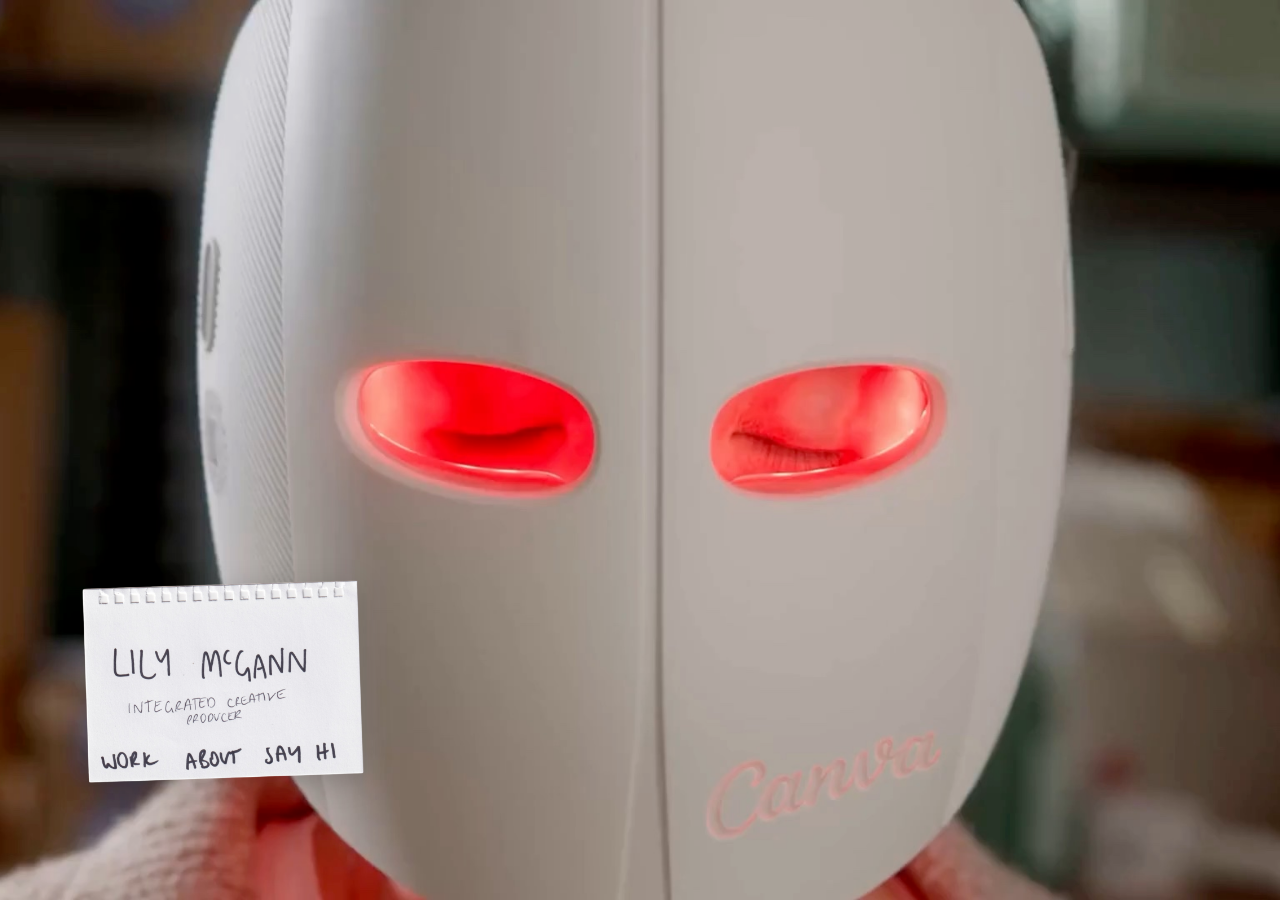
<file: index.html>
<!doctype html>
<html lang="en-AU">
<head>
  <meta charset="utf-8">
  <meta name="viewport" content="width=device-width, initial-scale=1, viewport-fit=cover">
  <title>Lily McGann — Integrated Creative Producer</title>
  <meta name="description" content="Lily McGann is an integrated creative producer based in Sydney, with 10+ years across in-house and agency.">
  <link rel="canonical" href="https://lilymcgann.com/">
  <meta property="og:title" content="Lily McGann — Integrated Creative Producer">
  <meta property="og:description" content="Lily McGann is an integrated creative producer based in Sydney, with 10+ years across in-house and agency.">
  <meta property="og:image" content="https://lilymcgann.com/media/home/home-poster.jpg">
  <meta property="og:url" content="https://lilymcgann.com/">
  <meta property="og:type" content="website">
  <meta name="theme-color" content="#f8f7fd">
  <link rel="icon" href="favicon-192.png?v=3" type="image/png" sizes="192x192">
  <link rel="icon" href="favicon-32.png?v=3" type="image/png" sizes="32x32">
  <link rel="apple-touch-icon" href="apple-touch-icon.png?v=3">
  <link rel="preload" as="image" href="media/home/home-poster.jpg?v=3">
  <link rel="stylesheet" href="style.css?v=7">
</head>
<body class="is-home">
  <main class="home" aria-label="Lily McGann — Integrated Creative Producer">
    <video class="home__video" autoplay muted loop playsinline preload="auto" aria-hidden="true"></video>
    <div class="home__note note-card">
      <img class="note-card__img" alt="">
      <nav class="home__nav" aria-label="Main">
        <a href="/work" data-page="work" data-text="Work">Work</a>
        <a href="/about" data-page="about" data-text="About">About</a>
        <a href="/say-hi" data-page="say-hi" data-text="Say hi">Say hi</a>
      </nav>
    </div>
  </main>
  <script src="content.js?v=7"></script>
  <script src="main.js?v=7"></script>
</body>
</html>
</file>
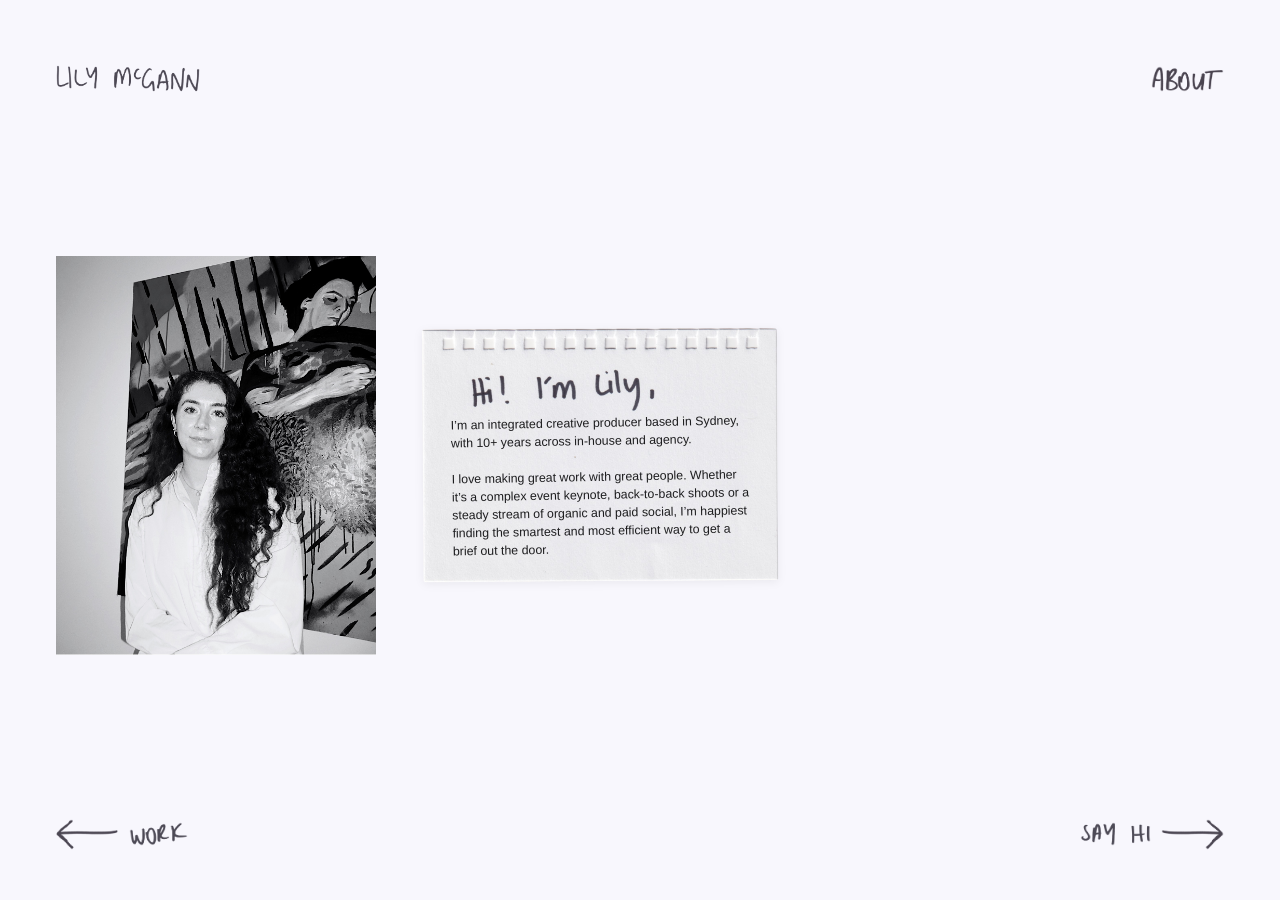
<file: about.html>
<!doctype html>
<html lang="en-AU">
<head>
  <meta charset="utf-8">
  <meta name="viewport" content="width=device-width, initial-scale=1, viewport-fit=cover">
  <title>About — Lily McGann</title>
  <meta name="description" content="Lily McGann is an integrated creative producer based in Sydney, with 10+ years across in-house and agency.">
  <link rel="canonical" href="https://lilymcgann.com/about">
  <meta property="og:title" content="About — Lily McGann">
  <meta property="og:description" content="Lily McGann is an integrated creative producer based in Sydney, with 10+ years across in-house and agency.">
  <meta property="og:image" content="https://lilymcgann.com/media/home/home-poster.jpg">
  <meta property="og:url" content="https://lilymcgann.com/about">
  <meta property="og:type" content="website">
  <meta name="theme-color" content="#f8f7fd">
  <link rel="icon" href="favicon-192.png?v=3" type="image/png" sizes="192x192">
  <link rel="icon" href="favicon-32.png?v=3" type="image/png" sizes="32x32">
  <link rel="apple-touch-icon" href="apple-touch-icon.png?v=3">
  <link rel="stylesheet" href="style.css?v=7">
</head>
<body>
  <main class="page">
    <header class="page__head"><a href="/" data-page="index" class="js-name" data-hw="name">Lily McGann</a><h1 data-hw="about">About</h1></header>
    <div class="about">
      <img class="about__photo" id="about-photo" alt="">
      <div class="paper about__note" id="about-note">
        <img class="paper__img" alt="">
        <div class="paper__text" id="about-text"></div>
      </div>
    </div>
    <footer class="page__foot"><a href="/work" data-page="work"><span data-hw-arrow="left" aria-hidden="true">←</span> <span data-hw="work">Work</span></a><a href="/say-hi" data-page="say-hi"><span data-hw="say-hi">Say hi</span> <span data-hw-arrow="right" aria-hidden="true">→</span></a></footer>
  </main>
  <script src="content.js?v=7"></script>
  <script src="main.js?v=7"></script>
</body>
</html>
</file>
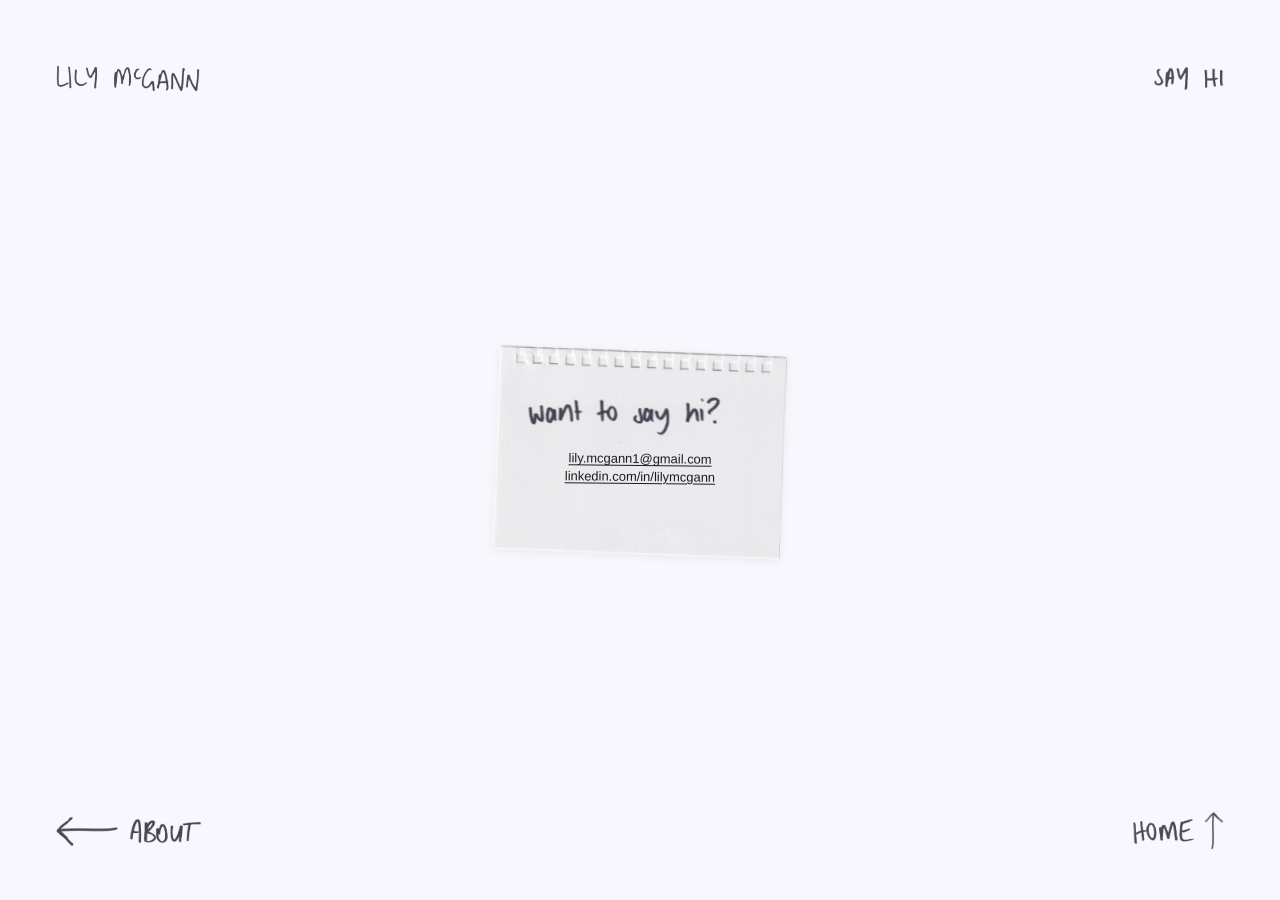
<file: say-hi.html>
<!doctype html>
<html lang="en-AU">
<head>
  <meta charset="utf-8">
  <meta name="viewport" content="width=device-width, initial-scale=1, viewport-fit=cover">
  <title>Say hi — Lily McGann</title>
  <meta name="description" content="Lily McGann is an integrated creative producer based in Sydney, with 10+ years across in-house and agency.">
  <link rel="canonical" href="https://lilymcgann.com/say-hi">
  <meta property="og:title" content="Say hi — Lily McGann">
  <meta property="og:description" content="Lily McGann is an integrated creative producer based in Sydney, with 10+ years across in-house and agency.">
  <meta property="og:image" content="https://lilymcgann.com/media/home/home-poster.jpg">
  <meta property="og:url" content="https://lilymcgann.com/say-hi">
  <meta property="og:type" content="website">
  <meta name="theme-color" content="#f8f7fd">
  <link rel="icon" href="favicon-192.png?v=3" type="image/png" sizes="192x192">
  <link rel="icon" href="favicon-32.png?v=3" type="image/png" sizes="32x32">
  <link rel="apple-touch-icon" href="apple-touch-icon.png?v=3">
  <link rel="stylesheet" href="style.css?v=7">
</head>
<body>
  <main class="page">
    <header class="page__head"><a href="/" data-page="index" class="js-name" data-hw="name">Lily McGann</a><h1 data-hw="say-hi">Say hi</h1></header>
    <div class="sayhi">
      <div class="paper sayhi__note" id="sayhi-note">
        <img class="paper__img" alt="">
        <div class="paper__text paper__text--center" id="sayhi-links"></div>
      </div>
    </div>
    <footer class="page__foot"><a href="/about" data-page="about"><span data-hw-arrow="left" aria-hidden="true">←</span> <span data-hw="about">About</span></a><a href="/" data-page="index"><span data-hw="home">Home</span> <span data-hw-arrow="up" aria-hidden="true">↑</span></a></footer>
  </main>
  <script src="content.js?v=7"></script>
  <script src="main.js?v=7"></script>
</body>
</html>
</file>
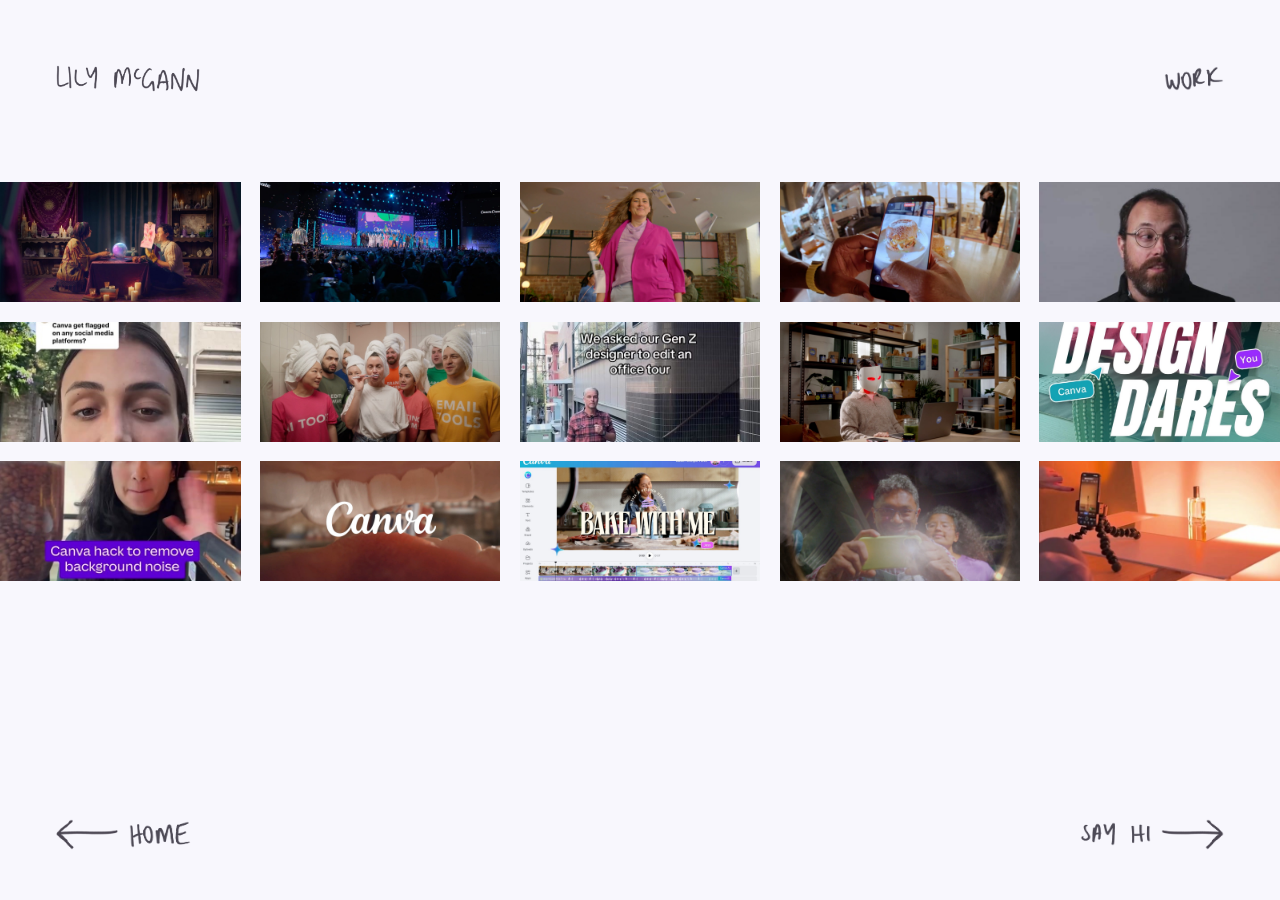
<file: work.html>
<!doctype html>
<html lang="en-AU">
<head>
  <meta charset="utf-8">
  <meta name="viewport" content="width=device-width, initial-scale=1, viewport-fit=cover">
  <title>Work — Lily McGann</title>
  <meta name="description" content="Lily McGann is an integrated creative producer based in Sydney, with 10+ years across in-house and agency.">
  <link rel="canonical" href="https://lilymcgann.com/work">
  <meta property="og:title" content="Work — Lily McGann">
  <meta property="og:description" content="Lily McGann is an integrated creative producer based in Sydney, with 10+ years across in-house and agency.">
  <meta property="og:image" content="https://lilymcgann.com/media/home/home-poster.jpg">
  <meta property="og:url" content="https://lilymcgann.com/work">
  <meta property="og:type" content="website">
  <meta name="theme-color" content="#f8f7fd">
  <link rel="icon" href="favicon-192.png?v=3" type="image/png" sizes="192x192">
  <link rel="icon" href="favicon-32.png?v=3" type="image/png" sizes="32x32">
  <link rel="apple-touch-icon" href="apple-touch-icon.png?v=3">
  <link rel="stylesheet" href="style.css?v=7">
</head>
<body>
  <main class="page">
    <header class="page__head"><a href="/" data-page="index" class="js-name" data-hw="name">Lily McGann</a><h1 data-hw="work">Work</h1></header>
    <ul class="work-grid" id="work-grid"></ul>
    <footer class="page__foot"><a href="/" data-page="index"><span data-hw-arrow="left" aria-hidden="true">←</span> <span data-hw="home">Home</span></a><a href="/say-hi" data-page="say-hi"><span data-hw="say-hi">Say hi</span> <span data-hw-arrow="right" aria-hidden="true">→</span></a></footer>
  </main>

  <dialog class="lightbox" id="lightbox" aria-label="Project video" tabindex="-1">
    <button class="lightbox__close" type="button" aria-label="Close">Close ✕</button>
    <div class="lightbox__stage">
      <button class="lightbox__nav lightbox__nav--prev" type="button" aria-label="Previous video"><span data-hw-arrow="left" aria-hidden="true">←</span></button>
      <div class="lightbox__frame">
        <video class="lightbox__video" controls playsinline></video>
        <div class="lightbox__soon" hidden>Video coming soon</div>
      </div>
      <button class="lightbox__nav lightbox__nav--next" type="button" aria-label="Next video"><span data-hw-arrow="right" aria-hidden="true">→</span></button>
      <p class="lightbox__caption"></p>
    </div>
  </dialog>
  <script src="content.js?v=7"></script>
  <script src="main.js?v=7"></script>
</body>
</html>
</file>
<file: style.css>
/* Lily McGann — portfolio styles. Colours and sizes live in :root. */
:root {
  --bg: #f8f7fd;          /* soft lavender-white page colour from the Canva layout */
  --ink: #1d1d1f;
  --muted: #6b6a73;
  --gutter: clamp(16px, 4.4vw, 60px);
  --grid-gap: clamp(8px, 1.5vw, 21px);
  --label: 400 13px/1.2 "Helvetica Neue", Helvetica, Arial, sans-serif;
  --body: 400 clamp(13px, 1.05vw, 15px)/1.45 "Helvetica Neue", Helvetica, Arial, sans-serif;
}

*, *::before, *::after { box-sizing: border-box; }
html { scroll-behavior: smooth; -webkit-text-size-adjust: 100%; }
@media (prefers-reduced-motion: reduce) { html { scroll-behavior: auto; } }
body { margin: 0; background: var(--bg); color: var(--ink); font: var(--body); }
img, video { display: block; max-width: 100%; }
a { color: inherit; text-decoration: none; }
a:focus-visible, button:focus-visible { outline: 2px solid currentColor; outline-offset: 3px; }
h1, h2 { margin: 0; font: inherit; }

/* ---------- HOME ---------- */
.home { position: relative; height: 100vh; height: 100svh; min-height: 420px; overflow: hidden; background: #111; }
.home__video { position: absolute; inset: 0; width: 100%; height: 100%; object-fit: cover; }

.note-card { position: absolute; z-index: 2; }
.note-card__img { width: 100%; height: auto; filter: drop-shadow(0 6px 14px rgba(0,0,0,.18)); user-select: none; -webkit-user-drag: none; }
.home__nav {
  position: absolute; left: 0; right: 0; display: flex; justify-content: center; gap: 13%;
  font: 400 clamp(9px, .82vw, 13px)/1 Arial, Helvetica, sans-serif; letter-spacing: .02em; text-transform: uppercase;
}
/* Regular weight; bold on hover. The hidden bold copy (::after) reserves the bold width so nothing shifts. */
.home__nav a { padding: 6px 2px; display: inline-flex; flex-direction: column; align-items: center; }
.home__nav a::after { content: attr(data-text); font-weight: 700; height: 0; overflow: hidden; visibility: hidden; }
.home__nav a:hover, .home__nav a:focus-visible { font-weight: 700; }
/* Hotspot nav: the words are drawn in the card picture; each link is an invisible box over its word.
   Hover/focus swipes a pink highlighter across the word (multiply blend, so the ink shows through). */
.home__nav--hotspots { inset: 0; display: block; }
.home__nav--hotspots a { position: absolute; display: block; padding: 0; border-radius: 4px; }
.home__nav--hotspots a::after { content: none; }
.home__nav--hotspots a:hover, .home__nav--hotspots a:focus-visible { font-weight: inherit; }
.home__nav--hotspots a:focus { outline: none; }

/* ---------- PINK HIGHLIGHTER ----------
   On hover, tap or keyboard focus, a highlighter swipes left→right across handwritten links
   (home notebook words, header name, footer words + arrows). Multiply blend keeps the ink visible.
   Change the colour here. */
:root { --hl: #ff97e1; }
.page__head a, .page__foot a { position: relative; }
.home__nav--hotspots a::before, .page__head a::before, .page__foot a::before {
  content: ""; position: absolute; left: -2%; right: -2%; top: 30%; bottom: 22%; pointer-events: none;
  background: var(--hl); mix-blend-mode: multiply; opacity: .55; border-radius: 3px;
  transform: rotate(-2.5deg) scaleX(0); transform-origin: left center; transition: transform .28s ease;
}
.page__head a::before, .page__foot a::before { left: -6px; right: -6px; top: 22%; bottom: 14%; }
:is(.home__nav--hotspots, .page__head, .page__foot) a:is(:hover, :focus-visible, :active)::before { transform: rotate(-2.5deg) scaleX(1); }
.page__head a:focus, .page__foot a:focus { outline: none; }
/* Handwritten nav: sized as a share of the card's width (cqw) so it scales with the notebook.
   --hw-cq is that share per PNG pixel. Hover fades instead of going bold. */
.home__note { container-type: inline-size; }
.home__nav:has(.hw) { gap: 9%; }
.home__nav .hw { --hw-cq: .026; width: calc(var(--nw, 0) * var(--hw-cq) * 1cqw); }
.home__nav a.has-hw::after { content: none; }
.home__nav a.has-hw { transition: opacity .2s ease; }
.home__nav a.has-hw:hover, .home__nav a.has-hw:focus-visible { opacity: .55; }

/* ---------- SHARED PAGE FRAME ---------- */
.page {
  min-height: 100vh; min-height: 100svh;
  display: grid; grid-template-rows: auto 1fr auto;
  padding: clamp(28px, 8.5vh, 65px) 0 clamp(28px, 6vh, 50px);
}
.page__head, .page__foot {
  display: flex; justify-content: space-between; align-items: center;
  padding: 0 var(--gutter); font: var(--label); text-transform: uppercase;
}
.page__foot a:hover, .page__head a:hover { text-decoration: underline; text-underline-offset: 3px; }

/* ---------- HANDWRITING (header/footer labels + arrows, see content.js → handwriting) ----------
   Every PNG has the same pen thickness (24px), so one scale sizes them all consistently. */
:root { --hw-scale: .1; }
[data-hw="name"] { --hw-k: .8; }   /* the name was written bigger on the page, so shrink it a touch to balance */
.hw { display: block; width: calc(var(--nw, 0) * 1px * var(--hw-scale) * var(--hw-k, 1)); height: auto; max-width: none; user-select: none; -webkit-user-drag: none; }
.has-hw, .hw-arrow { display: inline-block; vertical-align: middle; line-height: 0; }
.page__head a, .page__foot a { display: inline-flex; align-items: center; gap: 10px; }
.page__head a:hover, .page__foot a:hover { text-decoration: none; }
.hw-arrow--left .hw { transform: scaleX(-1); }
/* ↑ = the → drawing rotated; the box swaps width/height so it takes up the right space. */
.hw-arrow--up { --hw-k: .6; position: relative; width: calc(var(--ah, 0) * 1px * var(--hw-scale) * var(--hw-k)); height: calc(var(--aw, 0) * 1px * var(--hw-scale) * var(--hw-k)); }
.hw-arrow--up .hw { position: absolute; left: 50%; top: 50%; transform: translate(-50%, -50%) rotate(-90deg); }

/* ---------- WORK GRID ---------- */
.work-grid {
  list-style: none; margin: 0; padding: clamp(32px, 11vh, 90px) 0 clamp(32px, 11vh, 90px);
  display: grid; grid-template-columns: repeat(5, 1fr); gap: var(--grid-gap); align-content: start;
}
.work-tile { position: relative; display: block; width: 100%; padding: 0; border: 0; background: #ddd; cursor: pointer; aspect-ratio: 2 / 1; overflow: hidden; }
.work-tile img { width: 100%; height: 100%; object-fit: cover; transition: transform .5s ease, filter .3s ease; }
@media (hover: hover) {
  .work-tile:hover img { transform: scale(1.04); filter: brightness(.85); }
}

/* ---------- PAPER NOTES (About / Say hi) ----------
   The picture is stretched behind the text so the card always fits its words. */
.paper { position: relative; aspect-ratio: var(--ar, 1.4); container-type: inline-size; }
.paper__img { position: absolute; inset: 0; width: 100%; height: 100%; object-fit: fill; filter: drop-shadow(0 2px 4px rgba(0,0,0,.06)); }
/* Text size is a fraction of the card width (cqw), so it always lands where it did in Canva. */
.paper__text { position: relative; padding: calc(var(--top, 35%) / var(--ar, 1.4)) 8.4% 6% 7.8%; font-size: var(--fs, 3.45cqw); line-height: 1.45; transform: rotate(var(--rot, 0deg)); transform-origin: left top; }
.paper__text p { margin: 0 0 1.45em; }
.paper__text p:last-child { margin-bottom: 0; }
.paper__text--center { text-align: center; }
.paper__text--center a { display: block; text-decoration: underline; text-underline-offset: 2px; line-height: 1.35; }
.paper__text--center a:hover { color: var(--muted); }

/* ---------- ABOUT ---------- */
/* Matches the Canva layout: photo ~25vw wide, notebook ~28vw, both centred vertically on the page. */
.about { display: flex; align-items: center; align-self: center; gap: clamp(16px, 3.5vw, 56px); padding: clamp(24px, 4vh, 40px) var(--gutter); }
.about__photo { width: clamp(180px, 25vw, 420px); aspect-ratio: 341 / 425; object-fit: cover; }
.about__note { width: clamp(300px, 28vw, 460px); }

/* ---------- SAY HI ---------- */
.sayhi { display: grid; place-items: center; padding: 40px var(--gutter); }
.sayhi__note { width: clamp(270px, 23vw, 380px); transform: rotate(.6deg); }
.sayhi__note .paper__text { padding-left: 6%; padding-right: 6%; }

/* ---------- LIGHTBOX ---------- */
/* Pop-up = [← arrow] [video] [→ arrow]. --nav is the space each arrow column takes. */
.lightbox { --nav: 64px; width: min(1200px + 2 * var(--nav), 96vw, 80vh * 16 / 9 + 2 * var(--nav)); max-height: 92vh; padding: 0; border: 0; background: transparent; color: #fff; overflow: visible; }
.lightbox::backdrop { background: rgba(10, 10, 14, .9); }
.lightbox__stage { display: grid; grid-template-columns: var(--nav) minmax(0, 1fr) var(--nav); align-items: center; }
.lightbox__frame { position: relative; aspect-ratio: 16 / 9; background: #000; }
/* Plain arrows, no circle. The button keeps a 44px tap area around the glyph. */
.lightbox__nav {
  justify-self: center; display: grid; place-items: center; width: 44px; height: 44px; padding: 0;
  border: 0; background: none; color: #fff; font: 400 22px/1 Arial, Helvetica, sans-serif;
  cursor: pointer; opacity: .75; transition: opacity .2s ease;
}
.lightbox__nav:hover, .lightbox__nav:focus-visible { opacity: 1; }
/* Drawn arrows in the pop-up: turned white for the dark backdrop, fixed size. */
.lightbox__nav .hw { width: 42px !important; filter: brightness(0) invert(1); position: relative; z-index: 1; }
/* Pop-up arrows get the highlighter too. The backdrop is dark, so it sits behind the white arrow instead of multiplying. */
.lightbox__nav { position: relative; }
.lightbox__nav::before {
  content: ""; position: absolute; left: 0; right: 0; top: 34%; bottom: 30%; pointer-events: none;
  background: var(--hl); opacity: .7; border-radius: 3px;
  transform: rotate(-2.5deg) scaleX(0); transform-origin: left center; transition: transform .28s ease;
}
.lightbox__nav:is(:hover, :focus-visible, :active)::before { transform: rotate(-2.5deg) scaleX(1); }
/* No focus rectangles in the pop-up. Tabbing to Close underlines it instead, so keyboard users still see where they are. */
.lightbox:focus, .lightbox__nav:focus, .lightbox__close:focus { outline: none; }
.lightbox__close:focus-visible { text-decoration: underline; text-underline-offset: 3px; }
.lightbox__nav--prev { grid-column: 1; grid-row: 1; }
.lightbox__nav--next { grid-column: 3; grid-row: 1; }
.lightbox__frame { grid-column: 2; grid-row: 1; }
.lightbox__caption { grid-column: 2; grid-row: 2; }
.lightbox__video { width: 100%; height: 100%; object-fit: contain; }
.lightbox__embed { position: absolute; inset: 0; width: 100%; height: 100%; border: 0; background: #000; }
/* Social (TikTok / Instagram) posts are portrait, so the pop-up turns tall and narrow. */
.lightbox.is-tall { width: calc(min(80vh, (92vw - 2 * var(--nav)) * 16 / 9) * 9 / 16 + 2 * var(--nav)); }
.lightbox [hidden] { display: none !important; }
.lightbox.is-tall .lightbox__frame { aspect-ratio: 9 / 16; max-height: none; }
.lightbox__soon { position: absolute; inset: 0; display: grid; place-items: center; font: var(--label); text-transform: uppercase; background: center / cover no-repeat; }
.lightbox__soon::before { content: ""; position: absolute; inset: 0; background: rgba(0,0,0,.55); }
.lightbox__soon > * , .lightbox__soon { isolation: isolate; }
.lightbox__close { position: absolute; top: -38px; right: var(--nav); padding: 8px 0; border: 0; background: none; color: #fff; font: var(--label); text-transform: uppercase; cursor: pointer; }
.lightbox__caption { margin: 14px 0 0; font: var(--label); text-transform: uppercase; letter-spacing: .02em; }
.lightbox__caption span { color: #aaa; }
.lightbox[open] { animation: fade .25s ease; }
@keyframes fade { from { opacity: 0; transform: translateY(8px); } }

/* ---------- RESPONSIVE ---------- */
@media (max-width: 1100px) {
  .work-grid { grid-template-columns: repeat(3, 1fr); }
}
@media (max-width: 720px) {
  .work-grid { grid-template-columns: repeat(2, 1fr); padding-left: 0; padding-right: 0; }
  .about { flex-direction: column; align-items: stretch; }
  .about__photo { width: 100%; max-width: 460px; } /* same width as the notebook below, so the edges line up */
  .about__note { width: 100%; max-width: 460px; }
  .sayhi__note { width: min(100%, 290px); }   /* 290px keeps the 844px-wide card crisp on 3x phone screens; raise with a bigger export */
  .home__nav { font-size: clamp(10px, 2.9vw, 13px); }
  /* Phones: arrows sit under the video, on the same line as the caption: ←  ORGANIC SOCIAL · CANVA · PRODUCER  → */
  .lightbox { --nav: 0px; width: 92vw; }
  .lightbox.is-tall { width: calc(min(72vh, 92vw * 16 / 9) * 9 / 16); }
  .lightbox__stage { grid-template-columns: auto 1fr auto; column-gap: 8px; }
  .lightbox__frame { grid-column: 1 / -1; }
  .lightbox__nav, .lightbox__caption { grid-row: 2; margin-top: 8px; }
  .lightbox__nav { width: auto; height: auto; padding: 6px 2px; font-size: 18px; opacity: 1; }
  .lightbox__nav .hw { width: 32px !important; }
  :root { --hw-scale: .08; }
  .lightbox__nav--prev { grid-column: 1; }
  .lightbox__caption { grid-column: 2; margin: 8px 0 0; text-align: center; align-self: center; }
  .lightbox__nav--next { grid-column: 3; }
}
</file>
